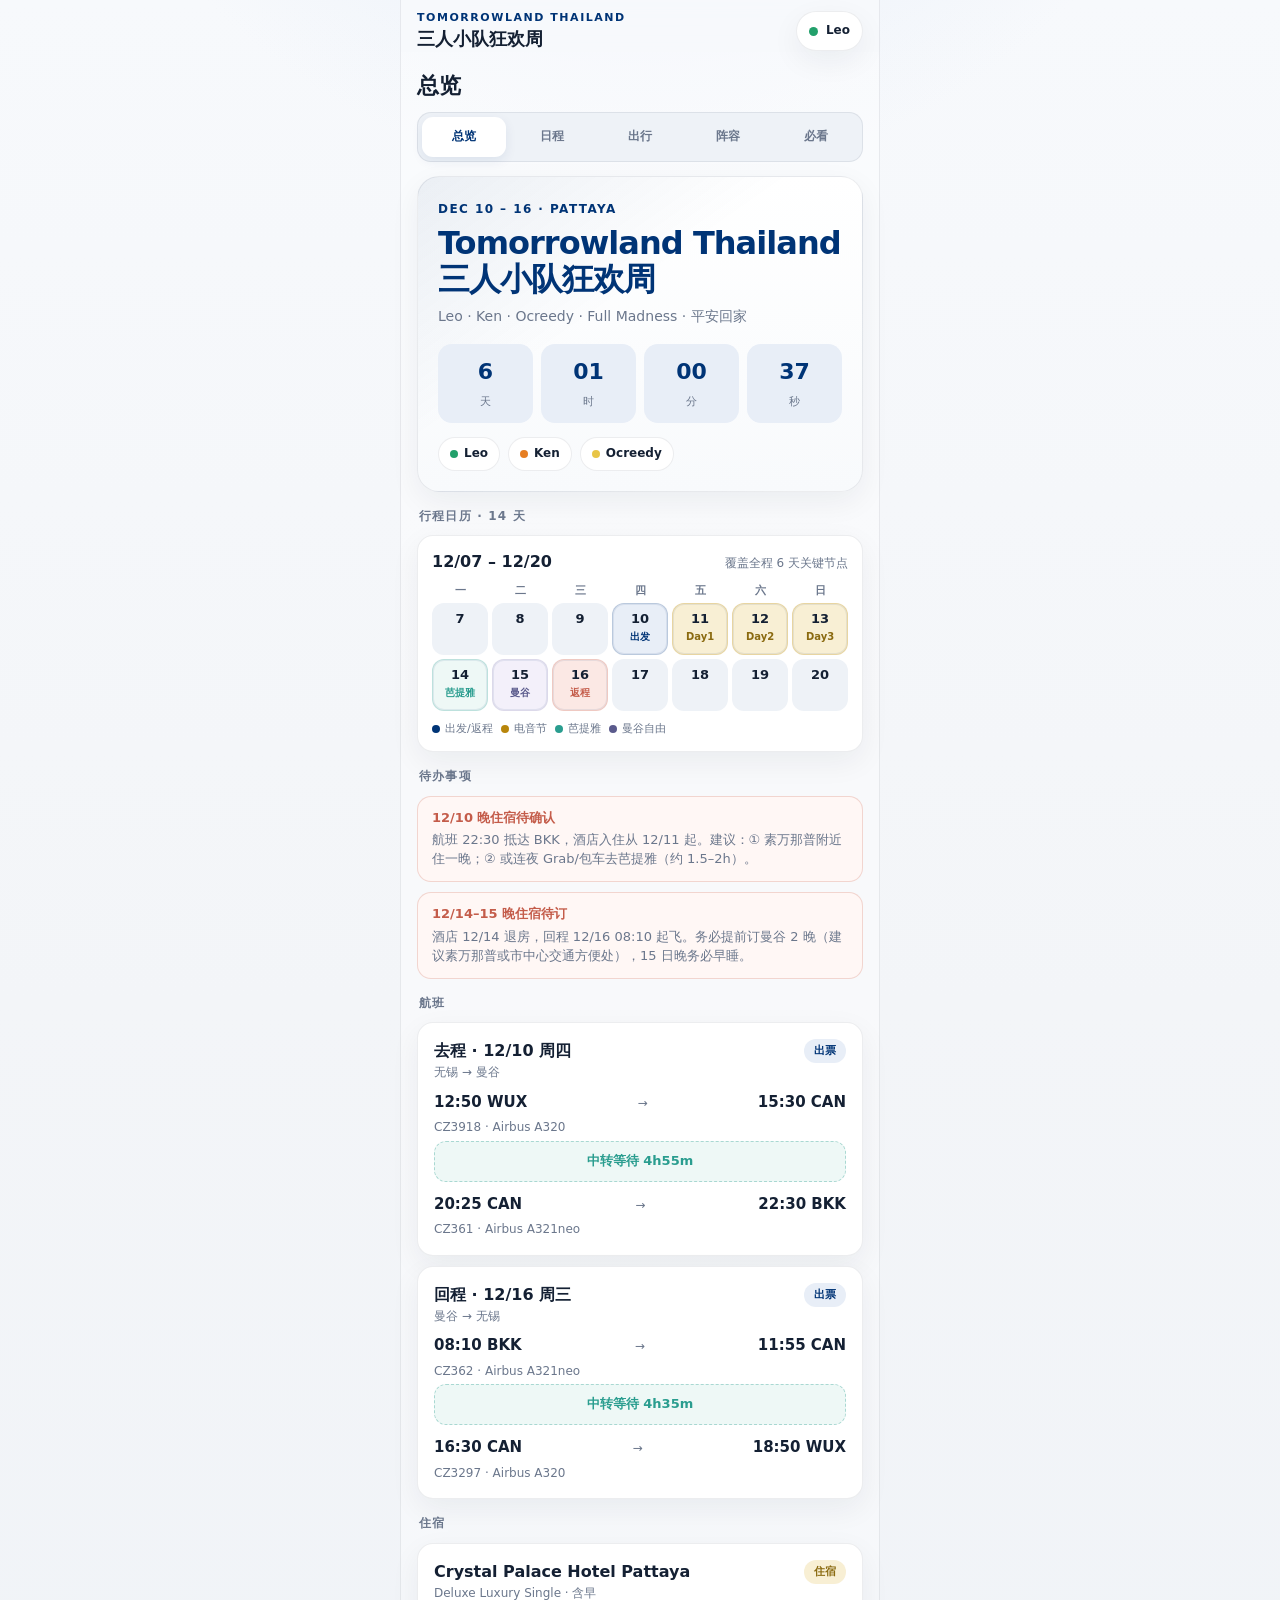
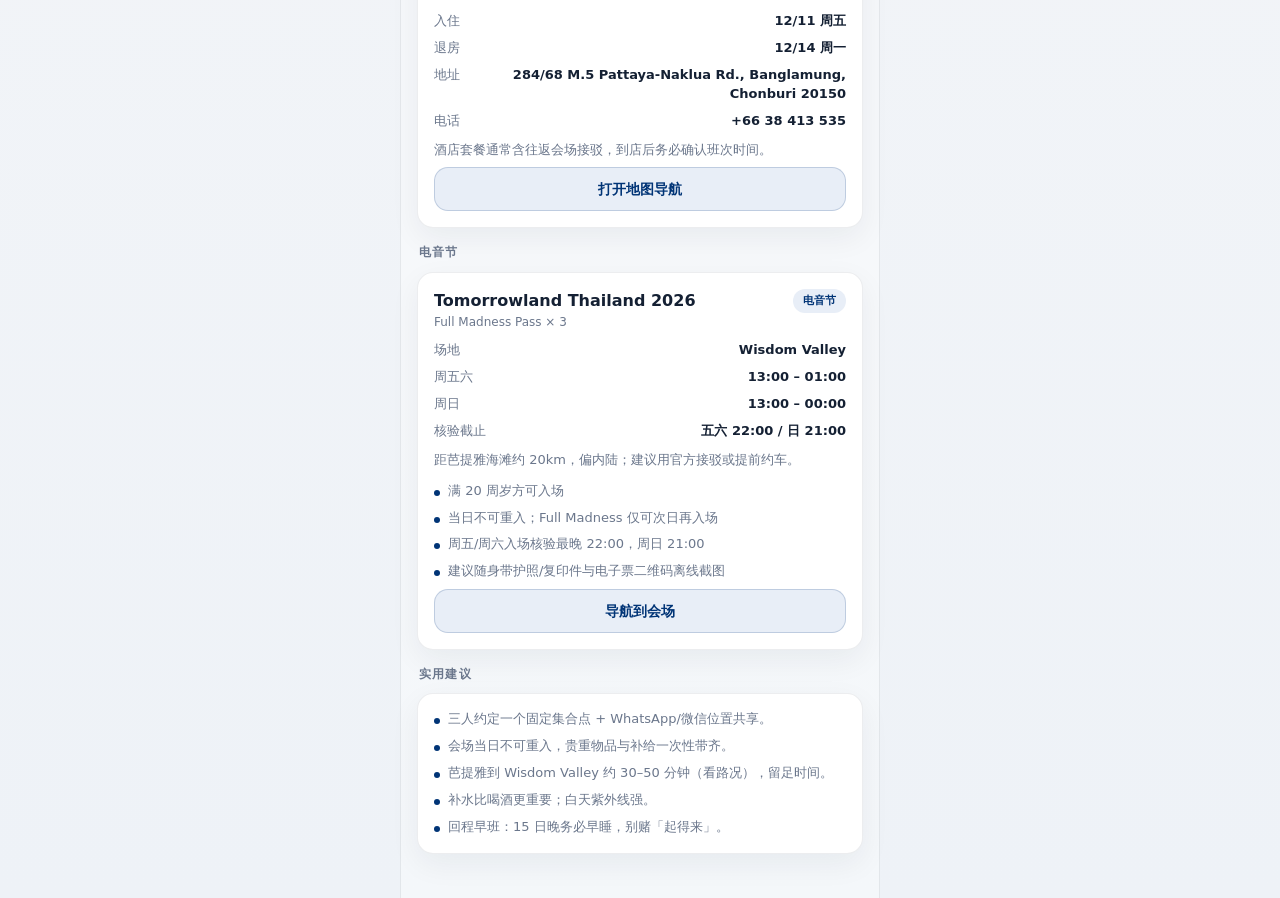
<file: index.html>
<!DOCTYPE html>
<html lang="zh-CN">
  <head>
    <meta charset="UTF-8" />
    <meta
      name="viewport"
      content="width=device-width, initial-scale=1, viewport-fit=cover, maximum-scale=1"
    />
    <meta name="apple-mobile-web-app-capable" content="yes" />
    <meta name="apple-mobile-web-app-status-bar-style" content="default" />
    <meta name="theme-color" content="#f3f5f8" />
    <meta
      name="description"
      content="Tomorrowland Thailand · 三人小队狂欢周 · Leo / Ken / Ocreedy"
    />
    <title>Tomorrowland Thailand · 三人小队狂欢周</title>
    <link rel="stylesheet" href="css/styles.css" />
  </head>
  <body>
    <div class="app">
      <header class="topbar">
        <div class="topbar-row">
          <div class="brand">
            <div class="brand-kicker">Tomorrowland Thailand</div>
            <div class="brand-title">三人小队狂欢周</div>
          </div>
          <button class="who-btn" id="whoBtn" type="button" aria-label="Switch user">
            <i class="who-dot" id="whoDot"></i>
            <span class="who-name" id="whoName">Leo</span>
          </button>
        </div>
      </header>

      <!-- 总览 -->
      <section class="panel active" data-panel="overview">
        <h2 class="page-title">总览</h2>
        <nav class="tabs" aria-label="页面切换" data-tabs></nav>

        <div class="hero">
          <div class="hero-eye">Dec 10 – 16 · Pattaya</div>
          <h1>Tomorrowland Thailand<br />三人小队狂欢周</h1>
          <p>Leo · Ken · Ocreedy · Full Madness · 平安回家</p>
          <div class="countdown" aria-label="开幕倒计时">
            <div class="cd-cell"><span class="cd-num" id="cdD">—</span><span class="cd-label">天</span></div>
            <div class="cd-cell"><span class="cd-num" id="cdH">—</span><span class="cd-label">时</span></div>
            <div class="cd-cell"><span class="cd-num" id="cdM">—</span><span class="cd-label">分</span></div>
            <div class="cd-cell"><span class="cd-num" id="cdS">—</span><span class="cd-label">秒</span></div>
          </div>
          <div class="friends-row" id="friendsRow"></div>
        </div>

        <div class="section-label">行程日历 · 14 天</div>
        <div class="card cal-card" id="calOverview"></div>

        <div class="section-label">待办事项</div>
        <div id="gapsBox"></div>

        <div class="section-label">航班</div>
        <div id="homeFlights"></div>

        <div class="section-label">住宿</div>
        <div class="card" id="hotelCard"></div>

        <div class="section-label">电音节</div>
        <div class="card" id="eventCard"></div>

        <div class="section-label">实用建议</div>
        <div class="card">
          <ul class="tip-list" id="tipsList"></ul>
        </div>
      </section>

      <!-- 日程 -->
      <section class="panel" data-panel="days">
        <h2 class="page-title">日程</h2>
        <nav class="tabs" aria-label="页面切换" data-tabs></nav>

        <div class="section-label">行程日历 · 14 天</div>
        <div class="card cal-card" id="calDays"></div>
        <div id="dayDetail"></div>
      </section>

      <!-- 出行 -->
      <section class="panel" data-panel="ops">
        <h2 class="page-title">出行</h2>
        <nav class="tabs" aria-label="页面切换" data-tabs></nav>

        <div class="section-label">航班</div>
        <div id="flightOut"></div>
        <div id="flightIn"></div>

        <div class="section-label">行前清单</div>
        <div class="card" id="checkList"></div>
      </section>

      <!-- 阵容 -->
      <section class="panel" data-panel="lineup">
        <h2 class="page-title">阵容</h2>
        <nav class="tabs" aria-label="页面切换" data-tabs></nav>

        <div class="must-bar">
          <span id="mustCount">已标 0 场</span>
          <button type="button" id="onlyMineBtn">全部场次</button>
        </div>
        <div class="filter-row" id="festDays"></div>
        <div class="filter-row" id="stageFilters"></div>
        <div class="set-list" id="setList"></div>
      </section>

      <!-- 必看 -->
      <section class="panel" data-panel="must">
        <h2 class="page-title">必看</h2>
        <nav class="tabs" aria-label="页面切换" data-tabs></nav>

        <div class="card">
          <div class="card-head">
            <div>
              <div class="card-title">三人必看清单</div>
              <div class="card-sub">点 ★ 收藏；可复制链接合并朋友的选择</div>
            </div>
            <span class="badge badge-gold">同步</span>
          </div>
          <div class="actions">
            <button class="link-btn" type="button" id="shareStarsBtn">复制同步链接</button>
            <button
              class="link-btn"
              type="button"
              id="clearMineBtn"
              style="background: transparent; color: var(--muted)"
            >
              清除我的标记
            </button>
          </div>
        </div>
        <div class="set-list" id="mustList"></div>
      </section>
    </div>

    <div class="modal-backdrop" id="personSheet">
      <div class="sheet" role="dialog" aria-label="选择使用者">
        <div class="sheet-handle"></div>
        <h3>Who are you?</h3>
        <p class="muted" style="margin-bottom: 12px">切换后，★ 收藏会记在你的名下。</p>
        <div id="personList"></div>
      </div>
    </div>

    <div class="toast" id="toast"></div>

    <script src="js/data.js"></script>
    <script src="js/photos.js"></script>
    <script src="js/artists.js"></script>
    <script src="js/app.js"></script>
  </body>
</html>
</file>
<file: css/styles.css>
:root {
  --bg: #f3f5f8;
  --bg-elev: #ffffff;
  --bg-soft: #eef2f7;
  --ink: #142033;
  --muted: #6b778c;
  --line: rgba(20, 32, 51, 0.08);
  --brand: #003476;
  --brand-soft: #e8eef7;
  --accent: #0f766e;
  --gold: #b8860b;
  --danger: #c45c4a;
  --ok: #2a9d8f;
  --radius: 16px;
  --tap: 44px;
  --safe-top: env(safe-area-inset-top, 0px);
  --safe-bottom: env(safe-area-inset-bottom, 0px);
  --font: "SF Pro Text", "PingFang SC", "Hiragino Sans GB", "Microsoft YaHei",
    system-ui, sans-serif;
  --display: "Avenir Next", "SF Pro Display", "PingFang SC", var(--font);
  --shadow: 0 10px 30px rgba(20, 32, 51, 0.06);
}

*,
*::before,
*::after {
  box-sizing: border-box;
  margin: 0;
  padding: 0;
}

html {
  -webkit-text-size-adjust: 100%;
}

body {
  font-family: var(--font);
  background:
    radial-gradient(ellipse 90% 50% at 50% -20%, #dfe9f7 0%, transparent 55%),
    linear-gradient(180deg, #f7f9fc 0%, var(--bg) 40%, #eef2f7 100%);
  color: var(--ink);
  min-height: 100dvh;
  line-height: 1.45;
  -webkit-font-smoothing: antialiased;
}

button,
input {
  font: inherit;
  color: inherit;
}

a {
  color: var(--brand);
  text-decoration: none;
}

.app {
  width: min(480px, 100%);
  margin: 0 auto;
  min-height: 100dvh;
  padding-bottom: calc(24px + var(--safe-bottom));
}

.topbar {
  position: sticky;
  top: 0;
  z-index: 40;
  padding: calc(10px + var(--safe-top)) 16px 0;
  background: rgba(247, 249, 252, 0.9);
  backdrop-filter: blur(14px);
  -webkit-backdrop-filter: blur(14px);
}

.topbar-row {
  display: flex;
  align-items: center;
  justify-content: space-between;
  gap: 12px;
  margin-bottom: 10px;
}

.brand-kicker {
  font-size: 11px;
  letter-spacing: 0.14em;
  text-transform: uppercase;
  color: var(--brand);
  font-weight: 700;
}

.brand-title {
  font-family: var(--display);
  font-size: 18px;
  font-weight: 750;
}

.who-btn {
  min-height: 40px;
  padding: 0 12px;
  border-radius: 999px;
  border: 1px solid var(--line);
  background: #fff;
  display: inline-flex;
  align-items: center;
  gap: 8px;
  cursor: pointer;
  box-shadow: var(--shadow);
}

.who-dot {
  width: 9px;
  height: 9px;
  border-radius: 50%;
  background: var(--gold);
}

.who-name {
  font-size: 12px;
  font-weight: 650;
  max-width: 118px;
  overflow: hidden;
  text-overflow: ellipsis;
  white-space: nowrap;
}

.page-title {
  font-size: 22px;
  font-weight: 800;
  letter-spacing: -0.02em;
  margin: 0 0 10px;
}

.tabs {
  display: grid;
  grid-template-columns: repeat(5, 1fr);
  gap: 4px;
  padding: 4px;
  border-radius: 14px;
  background: var(--bg-soft);
  border: 1px solid var(--line);
  margin-bottom: 14px;
}

.tab {
  min-height: 40px;
  border: none;
  border-radius: 11px;
  background: transparent;
  color: var(--muted);
  font-size: 12px;
  font-weight: 700;
  cursor: pointer;
}

.tab.active {
  background: #fff;
  color: var(--brand);
  box-shadow: 0 4px 12px rgba(0, 52, 118, 0.08);
}

.panel {
  display: none;
  padding: 8px 16px 8px;
  animation: fadeIn 0.22s ease;
}

.panel.active {
  display: block;
}

@keyframes fadeIn {
  from {
    opacity: 0;
    transform: translateY(4px);
  }
  to {
    opacity: 1;
    transform: none;
  }
}

.hero {
  border-radius: 22px;
  padding: 24px 20px 20px;
  margin-bottom: 14px;
  background:
    linear-gradient(145deg, rgba(0, 52, 118, 0.08), transparent 42%),
    linear-gradient(180deg, #ffffff, #f8fafc);
  border: 1px solid var(--line);
  box-shadow: var(--shadow);
}

.hero-eye {
  font-size: 12px;
  color: var(--brand);
  letter-spacing: 0.12em;
  text-transform: uppercase;
  font-weight: 700;
  margin-bottom: 8px;
}

.hero h1 {
  font-family: var(--display);
  font-size: clamp(26px, 7vw, 32px);
  line-height: 1.12;
  font-weight: 800;
  letter-spacing: -0.03em;
  margin-bottom: 8px;
  color: var(--brand);
}

.hero p {
  color: var(--muted);
  font-size: 14px;
}

.countdown {
  margin-top: 18px;
  display: grid;
  grid-template-columns: repeat(4, 1fr);
  gap: 8px;
}

.cd-cell {
  text-align: center;
  padding: 12px 4px;
  border-radius: 14px;
  background: var(--brand-soft);
}

.cd-num {
  display: block;
  font-size: 22px;
  font-weight: 800;
  font-variant-numeric: tabular-nums;
  color: var(--brand);
}

.cd-label {
  font-size: 11px;
  color: var(--muted);
}

.friends-row {
  display: flex;
  gap: 8px;
  margin-top: 14px;
  flex-wrap: wrap;
}

.friend-chip {
  display: inline-flex;
  align-items: center;
  gap: 6px;
  padding: 7px 11px;
  border-radius: 999px;
  background: #fff;
  border: 1px solid var(--line);
  font-size: 12px;
  font-weight: 600;
}

.friend-chip i {
  width: 8px;
  height: 8px;
  border-radius: 50%;
}

.card {
  background: var(--bg-elev);
  border: 1px solid var(--line);
  border-radius: var(--radius);
  padding: 16px;
  margin-bottom: 12px;
  box-shadow: var(--shadow);
}

.card-head {
  display: flex;
  align-items: flex-start;
  justify-content: space-between;
  gap: 10px;
  margin-bottom: 10px;
}

.card-title {
  font-size: 16px;
  font-weight: 750;
}

.card-sub {
  font-size: 12px;
  color: var(--muted);
  margin-top: 2px;
}

.badge {
  display: inline-flex;
  align-items: center;
  height: 24px;
  padding: 0 10px;
  border-radius: 999px;
  font-size: 11px;
  font-weight: 750;
  white-space: nowrap;
}

.badge-gold {
  background: #f8efd4;
  color: #8a6a10;
}
.badge-warn {
  background: #fbe8e4;
  color: var(--danger);
}
.badge-ok {
  background: #e4f6f2;
  color: var(--ok);
}
.badge-cyan {
  background: var(--brand-soft);
  color: var(--brand);
}

.alert {
  border-radius: 14px;
  padding: 12px 14px;
  margin-bottom: 10px;
  border: 1px solid rgba(196, 92, 74, 0.22);
  background: #fff7f5;
}

.alert strong {
  display: block;
  color: var(--danger);
  font-size: 13px;
  margin-bottom: 4px;
}

.alert p {
  font-size: 13px;
  color: var(--muted);
}

.kv {
  display: grid;
  gap: 8px;
}
.kv-row {
  display: flex;
  justify-content: space-between;
  gap: 12px;
  font-size: 13px;
}
.kv-row span:first-child {
  color: var(--muted);
  flex-shrink: 0;
}
.kv-row span:last-child {
  text-align: right;
  font-weight: 600;
}

.muted {
  color: var(--muted);
  font-size: 13px;
}

.section-label {
  font-size: 12px;
  letter-spacing: 0.1em;
  text-transform: uppercase;
  color: var(--muted);
  font-weight: 700;
  margin: 16px 2px 10px;
}

/* Calendar */
.cal-card {
  padding: 14px;
}
.cal-head {
  display: flex;
  justify-content: space-between;
  align-items: baseline;
  margin-bottom: 10px;
}
.cal-legend {
  display: flex;
  flex-wrap: wrap;
  gap: 8px;
  margin-top: 10px;
}
.cal-legend span {
  display: inline-flex;
  align-items: center;
  gap: 5px;
  font-size: 11px;
  color: var(--muted);
}
.cal-legend i {
  width: 8px;
  height: 8px;
  border-radius: 50%;
}
.cal-weekdays,
.cal-grid {
  display: grid;
  grid-template-columns: repeat(7, 1fr);
  gap: 4px;
}
.cal-weekdays span {
  text-align: center;
  font-size: 11px;
  color: var(--muted);
  font-weight: 700;
  padding-bottom: 4px;
}
.cal-cell {
  min-height: 52px;
  border-radius: 12px;
  background: var(--bg-soft);
  border: 1px solid transparent;
  padding: 6px 4px 4px;
  text-align: center;
  position: relative;
}
.cal-cell.empty {
  background: transparent;
}
.cal-cell .n {
  display: block;
  font-size: 13px;
  font-weight: 700;
  color: var(--ink);
}
.cal-cell .m {
  display: block;
  margin-top: 2px;
  font-size: 10px;
  font-weight: 700;
  line-height: 1.1;
}
.cal-cell.depart {
  background: #e8eef7;
  border-color: rgba(0, 52, 118, 0.2);
}
.cal-cell.depart .m {
  color: var(--brand);
}
.cal-cell.fest {
  background: #f8efd4;
  border-color: rgba(184, 134, 11, 0.25);
}
.cal-cell.fest .m {
  color: #8a6a10;
}
.cal-cell.transit {
  background: #eef8f6;
  border-color: rgba(42, 157, 143, 0.25);
}
.cal-cell.transit .m {
  color: var(--ok);
}
.cal-cell.free {
  background: #f3f0fa;
  border-color: rgba(90, 90, 140, 0.15);
}
.cal-cell.free .m {
  color: #5a5a8c;
}
.cal-cell.return {
  background: #fbe8e4;
  border-color: rgba(196, 92, 74, 0.22);
}
.cal-cell.return .m {
  color: var(--danger);
}
.cal-cell.trip-range {
  box-shadow: inset 0 0 0 1px rgba(0, 52, 118, 0.08);
}
.cal-cell.clickable {
  cursor: pointer;
  font: inherit;
  color: inherit;
  appearance: none;
  -webkit-appearance: none;
}
.cal-cell.clickable:active {
  transform: scale(0.97);
}
.cal-cell.selected {
  outline: 2px solid var(--brand);
  outline-offset: 1px;
  background: var(--brand-soft);
}

/* Day strip */
.day-strip {
  display: flex;
  gap: 8px;
  overflow-x: auto;
  padding-bottom: 4px;
  margin-bottom: 12px;
  scrollbar-width: none;
}
.day-strip::-webkit-scrollbar {
  display: none;
}
.day-pill {
  flex: 0 0 auto;
  min-height: 56px;
  min-width: 68px;
  padding: 8px 12px;
  border-radius: 14px;
  border: 1px solid var(--line);
  background: #fff;
  cursor: pointer;
  text-align: left;
}
.day-pill.active {
  border-color: rgba(0, 52, 118, 0.35);
  background: var(--brand-soft);
}
.day-pill .d {
  display: block;
  font-size: 14px;
  font-weight: 750;
}
.day-pill .w {
  display: block;
  font-size: 11px;
  color: var(--muted);
  margin-top: 2px;
}

.timeline {
  position: relative;
  padding-left: 18px;
}
.timeline::before {
  content: "";
  position: absolute;
  left: 4px;
  top: 6px;
  bottom: 6px;
  width: 2px;
  background: linear-gradient(180deg, var(--brand), rgba(0, 52, 118, 0.05));
}
.tl-item {
  position: relative;
  padding: 0 0 16px 12px;
}
.tl-item::before {
  content: "";
  position: absolute;
  left: -16px;
  top: 6px;
  width: 10px;
  height: 10px;
  border-radius: 50%;
  background: var(--brand);
  box-shadow: 0 0 0 3px rgba(0, 52, 118, 0.12);
}
.tl-time {
  font-size: 12px;
  color: var(--brand);
  font-weight: 750;
}
.tl-title {
  font-size: 15px;
  font-weight: 700;
}
.tl-detail {
  font-size: 13px;
  color: var(--muted);
}

.chips {
  display: flex;
  flex-wrap: wrap;
  gap: 6px;
  margin-top: 10px;
}
.chip {
  font-size: 12px;
  padding: 6px 10px;
  border-radius: 999px;
  background: #f8efd4;
  color: #8a6a10;
}

/* Flights */
.flight-change {
  font-size: 12px;
  color: var(--danger);
  background: #fff7f5;
  border-radius: 10px;
  padding: 8px 10px;
  margin-bottom: 12px;
}
.flight-route {
  display: grid;
  grid-template-columns: 1fr auto 1fr;
  gap: 8px;
  align-items: center;
  margin-bottom: 12px;
}
.airport .time {
  font-size: 28px;
  font-weight: 800;
  font-variant-numeric: tabular-nums;
  letter-spacing: -0.03em;
  line-height: 1;
  color: var(--brand);
}
.airport .code {
  font-size: 16px;
  font-weight: 750;
  margin-top: 6px;
}
.airport .name {
  font-size: 12px;
  color: var(--muted);
  margin-top: 2px;
}
.airport.right {
  text-align: right;
}
.flight-mid {
  text-align: center;
  color: var(--muted);
  font-size: 11px;
  min-width: 72px;
}
.flight-mid .plane {
  font-size: 16px;
  color: var(--brand);
  margin-bottom: 4px;
}
.flight-meta {
  display: flex;
  flex-wrap: wrap;
  gap: 8px 12px;
  font-size: 12px;
  color: var(--muted);
}
.layover-bar {
  display: flex;
  align-items: center;
  justify-content: center;
  gap: 8px;
  margin: 4px 0 12px;
  padding: 10px 12px;
  border-radius: 12px;
  background: #eef8f6;
  border: 1px dashed rgba(42, 157, 143, 0.35);
  color: var(--ok);
  font-size: 13px;
  font-weight: 700;
}
.home-flight {
  margin-bottom: 10px;
}
.home-flight .route-line {
  display: flex;
  justify-content: space-between;
  align-items: baseline;
  gap: 8px;
  margin-bottom: 6px;
}
.home-flight .big {
  font-size: 15px;
  font-weight: 750;
}
.home-flight .sub {
  font-size: 12px;
  color: var(--muted);
}

.filter-row {
  display: flex;
  gap: 8px;
  overflow-x: auto;
  margin-bottom: 10px;
  scrollbar-width: none;
}
.filter-row::-webkit-scrollbar {
  display: none;
}
.filter-btn {
  flex: 0 0 auto;
  min-height: 34px;
  padding: 0 12px;
  border-radius: 999px;
  border: 1px solid var(--line);
  background: #fff;
  font-size: 12px;
  font-weight: 650;
  cursor: pointer;
  white-space: nowrap;
}
.filter-btn.active {
  background: var(--brand-soft);
  border-color: rgba(0, 52, 118, 0.28);
  color: var(--brand);
}

.must-bar {
  margin: 0 0 12px;
  padding: 10px 12px;
  border-radius: 14px;
  background: #fff;
  border: 1px solid var(--line);
  display: flex;
  align-items: center;
  justify-content: space-between;
  gap: 8px;
  font-size: 13px;
  box-shadow: var(--shadow);
}
.must-bar button {
  min-height: 34px;
  padding: 0 12px;
  border-radius: 999px;
  border: 1px solid var(--line);
  background: var(--brand-soft);
  color: var(--brand);
  font-size: 12px;
  font-weight: 700;
  cursor: pointer;
}

.set-list {
  display: grid;
  gap: 8px;
}
.set-item {
  display: grid;
  grid-template-columns: 52px 1fr auto;
  gap: 10px;
  align-items: center;
  padding: 10px 12px;
  border-radius: 14px;
  background: #fff;
  border: 1px solid var(--line);
  box-shadow: var(--shadow);
}
.set-item.starred {
  border-color: rgba(184, 134, 11, 0.35);
  background: #fffdf6;
}
.dj-avatar {
  width: 52px;
  height: 52px;
  border-radius: 14px;
  overflow: hidden;
  background: var(--brand-soft);
  position: relative;
  flex-shrink: 0;
}
.dj-avatar .mono {
  position: absolute;
  inset: 0;
  display: grid;
  place-items: center;
  font-size: 13px;
  font-weight: 800;
  color: var(--brand);
}
.dj-photo {
  width: 100%;
  height: 100%;
  object-fit: cover;
  opacity: 0;
  transition: opacity 0.35s ease;
  position: relative;
  z-index: 1;
  background: transparent;
}
.dj-photo.ready {
  opacity: 1;
}
.dj-photo.fail {
  opacity: 0;
}
.set-artist-row {
  display: flex;
  align-items: center;
  flex-wrap: wrap;
  gap: 6px;
}
.set-artist {
  font-size: 14px;
  font-weight: 750;
}
.djmag-badge {
  display: inline-flex;
  align-items: center;
  height: 20px;
  padding: 0 7px;
  border-radius: 999px;
  font-size: 10px;
  font-weight: 800;
  letter-spacing: 0.02em;
  background: #142033;
  color: #f3df8a;
  white-space: nowrap;
}
.genre-row {
  display: flex;
  flex-wrap: wrap;
  gap: 4px;
  margin-top: 4px;
}
.genre-tag {
  font-size: 10px;
  font-weight: 700;
  letter-spacing: 0.02em;
  padding: 2px 7px;
  border-radius: 999px;
  background: var(--brand-soft);
  color: var(--brand);
  line-height: 1.4;
}
.set-meta {
  font-size: 12px;
  color: var(--muted);
  margin-top: 4px;
}
.stars-who {
  display: flex;
  gap: 4px;
  margin-top: 6px;
  min-height: 8px;
}
.stars-who span {
  width: 8px;
  height: 8px;
  border-radius: 50%;
}
.star-btn {
  width: 44px;
  height: 44px;
  border-radius: 12px;
  border: 1px solid var(--line);
  background: var(--bg-soft);
  cursor: pointer;
  display: grid;
  place-items: center;
  font-size: 18px;
  color: #b0b8c6;
}
.star-btn.on {
  color: var(--gold);
  border-color: rgba(184, 134, 11, 0.35);
  background: #f8efd4;
}

.check-item {
  display: flex;
  align-items: flex-start;
  gap: 12px;
  padding: 12px 0;
  border-bottom: 1px solid var(--line);
  cursor: pointer;
  min-height: var(--tap);
}
.check-item:last-child {
  border-bottom: none;
}
.check-box {
  width: 22px;
  height: 22px;
  border-radius: 7px;
  border: 1.5px solid rgba(0, 52, 118, 0.35);
  flex-shrink: 0;
  display: grid;
  place-items: center;
  color: transparent;
  font-size: 13px;
  font-weight: 800;
}
.check-item.done .check-box {
  background: var(--brand);
  border-color: var(--brand);
  color: #fff;
}
.check-item.done .check-text {
  color: var(--muted);
  text-decoration: line-through;
}
.check-text {
  font-size: 14px;
}
.check-group {
  font-size: 11px;
  color: var(--brand);
  letter-spacing: 0.08em;
  margin-top: 14px;
  margin-bottom: 2px;
  font-weight: 750;
}

.tip-list {
  list-style: none;
  display: grid;
  gap: 8px;
}
.tip-list li {
  position: relative;
  padding-left: 14px;
  font-size: 13px;
  color: var(--muted);
}
.tip-list li::before {
  content: "";
  position: absolute;
  left: 0;
  top: 8px;
  width: 6px;
  height: 6px;
  border-radius: 50%;
  background: var(--brand);
}

.link-btn {
  display: inline-flex;
  align-items: center;
  justify-content: center;
  min-height: var(--tap);
  padding: 0 16px;
  border-radius: 14px;
  border: 1px solid rgba(0, 52, 118, 0.18);
  background: var(--brand-soft);
  color: var(--brand);
  font-size: 14px;
  font-weight: 700;
  cursor: pointer;
  width: 100%;
  margin-top: 8px;
}
.actions {
  display: grid;
  gap: 8px;
  margin-top: 8px;
}

.modal-backdrop {
  position: fixed;
  inset: 0;
  background: rgba(20, 32, 51, 0.35);
  z-index: 80;
  display: none;
  align-items: flex-end;
  justify-content: center;
}
.modal-backdrop.open {
  display: flex;
}
.sheet {
  width: min(480px, 100%);
  background: #fff;
  border-radius: 22px 22px 0 0;
  padding: 12px 16px calc(20px + var(--safe-bottom));
  border: 1px solid var(--line);
  border-bottom: none;
}
.sheet-handle {
  width: 40px;
  height: 4px;
  border-radius: 999px;
  background: #d5dbe6;
  margin: 4px auto 14px;
}
.sheet h3 {
  font-size: 16px;
  margin-bottom: 12px;
}
.person-option {
  width: 100%;
  min-height: 52px;
  display: flex;
  align-items: center;
  gap: 12px;
  padding: 0 14px;
  border-radius: 14px;
  border: 1px solid var(--line);
  background: var(--bg-soft);
  margin-bottom: 8px;
  cursor: pointer;
  text-align: left;
}
.person-option.active {
  border-color: rgba(0, 52, 118, 0.3);
  background: var(--brand-soft);
}

.toast {
  position: fixed;
  left: 50%;
  bottom: calc(24px + var(--safe-bottom));
  transform: translateX(-50%) translateY(16px);
  background: #142033;
  color: #fff;
  padding: 10px 16px;
  border-radius: 999px;
  font-size: 13px;
  opacity: 0;
  pointer-events: none;
  transition: 0.25s ease;
  z-index: 90;
  max-width: calc(100vw - 32px);
}
.toast.show {
  opacity: 1;
  transform: translateX(-50%) translateY(0);
}

.empty {
  text-align: center;
  padding: 36px 16px;
  color: var(--muted);
  font-size: 14px;
}

@media (min-width: 481px) {
  .app {
    border-left: 1px solid var(--line);
    border-right: 1px solid var(--line);
    background: rgba(255, 255, 255, 0.35);
  }
}
</file>
